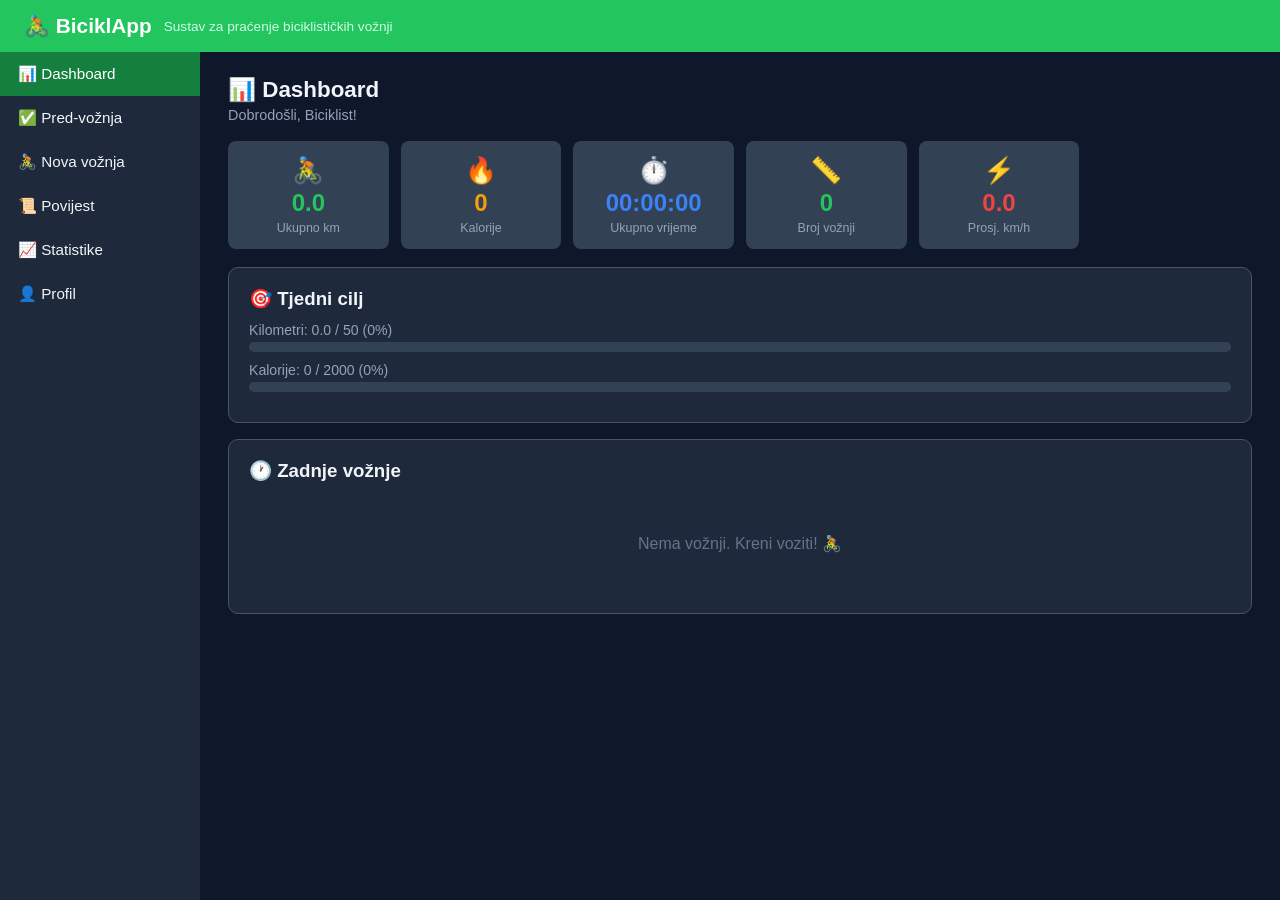
<file: index.html>
<!DOCTYPE html>
<html lang="hr">
<head>
<meta charset="UTF-8">
<meta name="viewport" content="width=device-width, initial-scale=1.0">
<link rel="stylesheet" href="style.css">
<title>🚴 BiciklApp</title>
</head>
<body>
<header>
  <h1>🚴 BiciklApp</h1>
  <span>Sustav za praćenje biciklističkih vožnji</span>
</header>
<div class="shell">
  <nav id="nav"></nav>
  <main id="main"></main>
</div>
<script src="index.js"></script>
</body>
</html>
</file>
<file: style.css>
*{margin:0;padding:0;box-sizing:border-box}
:root{
  --bg:#0f172a;--card:#1e293b;--card2:#334155;
  --accent:#22c55e;--accent2:#16a34a;--accent-dim:#15803d;
  --warn:#f59e0b;--danger:#ef4444;--info:#3b82f6;
  --text:#f1f5f9;--text2:#94a3b8;--text3:#64748b;
  --border:#475569;--input-bg:#1e293b;
}
body{font-family:'Segoe UI',sans-serif;background:var(--bg);color:var(--text);min-height:100vh;display:flex;flex-direction:column}
header{background:var(--accent);padding:14px 24px;display:flex;align-items:center;gap:12px}
header h1{font-size:1.3rem;color:#fff}
header span{font-size:.85rem;color:#d1fae5}
.shell{display:flex;flex:1;overflow:hidden}
nav{width:200px;background:var(--card);display:flex;flex-direction:column;flex-shrink:0}
nav button{background:none;border:none;color:var(--text);font-size:.95rem;text-align:left;padding:13px 18px;cursor:pointer;transition:.15s}
nav button:hover{background:var(--card2)}
nav button.active{background:var(--accent-dim);color:#fff}
main{flex:1;overflow-y:auto;padding:24px 28px}
.page-title{font-size:1.4rem;font-weight:700;margin-bottom:4px}
.page-sub{font-size:.9rem;color:var(--text2);margin-bottom:18px}
.card{background:var(--card);border:1px solid var(--border);border-radius:10px;padding:20px;margin-bottom:16px}
.stat-row{display:grid;grid-template-columns:repeat(auto-fill,minmax(160px,1fr));gap:12px;margin-bottom:18px}
.stat-box{background:var(--card2);border-radius:8px;padding:14px;text-align:center}
.stat-box .icon{font-size:1.6rem}
.stat-box .val{font-size:1.5rem;font-weight:700;margin:4px 0}
.stat-box .lbl{font-size:.78rem;color:var(--text2)}
.check-item{display:flex;align-items:center;gap:10px;padding:8px 0;border-bottom:1px solid var(--card2)}
.check-item:last-child{border:none}
.check-item input[type=checkbox]{width:20px;height:20px;accent-color:var(--accent);cursor:pointer}
.check-item label{cursor:pointer;font-size:.95rem}
.btn{border:none;padding:10px 22px;border-radius:6px;font-size:.95rem;font-weight:600;cursor:pointer;transition:.15s}
.btn:hover{opacity:.9}
.btn-green{background:var(--accent);color:#fff}
.btn-red{background:var(--danger);color:#fff}
.btn-blue{background:var(--info);color:#fff}
.btn-sm{padding:6px 14px;font-size:.85rem}
.form-grid{display:grid;grid-template-columns:1fr 1fr;gap:14px}
.form-group{display:flex;flex-direction:column;gap:4px}
.form-group.full{grid-column:1/-1}
.form-group label{font-size:.85rem;color:var(--text2)}
.form-group input,.form-group select,.form-group textarea{background:var(--input-bg);border:1px solid var(--border);color:var(--text);padding:10px 12px;border-radius:6px;font-size:.95rem;outline:none}
.form-group input:focus,.form-group select:focus,.form-group textarea:focus{border-color:var(--accent)}
table{width:100%;border-collapse:collapse}
th{background:var(--accent-dim);color:#fff;padding:10px 12px;text-align:left;font-size:.85rem}
td{padding:10px 12px;font-size:.9rem;border-bottom:1px solid var(--card2)}
tr:nth-child(even){background:var(--card2)}
.check-status{text-align:center;padding:10px;font-weight:600;border-radius:6px;margin-top:12px}
.bar-chart{display:flex;align-items:flex-end;gap:8px;height:160px;padding:12px 0}
.bar-col{display:flex;flex-direction:column;align-items:center;flex:1;gap:4px}
.bar-col .bar{background:var(--accent);border-radius:4px 4px 0 0;width:100%;min-height:4px;transition:.3s}
.bar-col .bar-lbl{font-size:.7rem;color:var(--text3)}
.bar-col .bar-val{font-size:.72rem;color:var(--text2)}
.goal-row{margin-bottom:10px}
.goal-row .goal-label{font-size:.88rem;color:var(--text2);margin-bottom:4px}
.goal-bar-bg{background:var(--card2);height:10px;border-radius:5px;overflow:hidden}
.goal-bar-fill{height:100%;border-radius:5px;transition:.4s}
.empty{text-align:center;color:var(--text3);padding:40px;font-size:1rem}
.actions{display:flex;gap:8px;margin-top:14px;flex-wrap:wrap}
@media(max-width:700px){
  nav{width:60px}nav button{font-size:1.2rem;text-align:center;padding:14px 0}nav button span.nav-text{display:none}
  .form-grid{grid-template-columns:1fr}
  .stat-row{grid-template-columns:repeat(2,1fr)}
}
</file>
